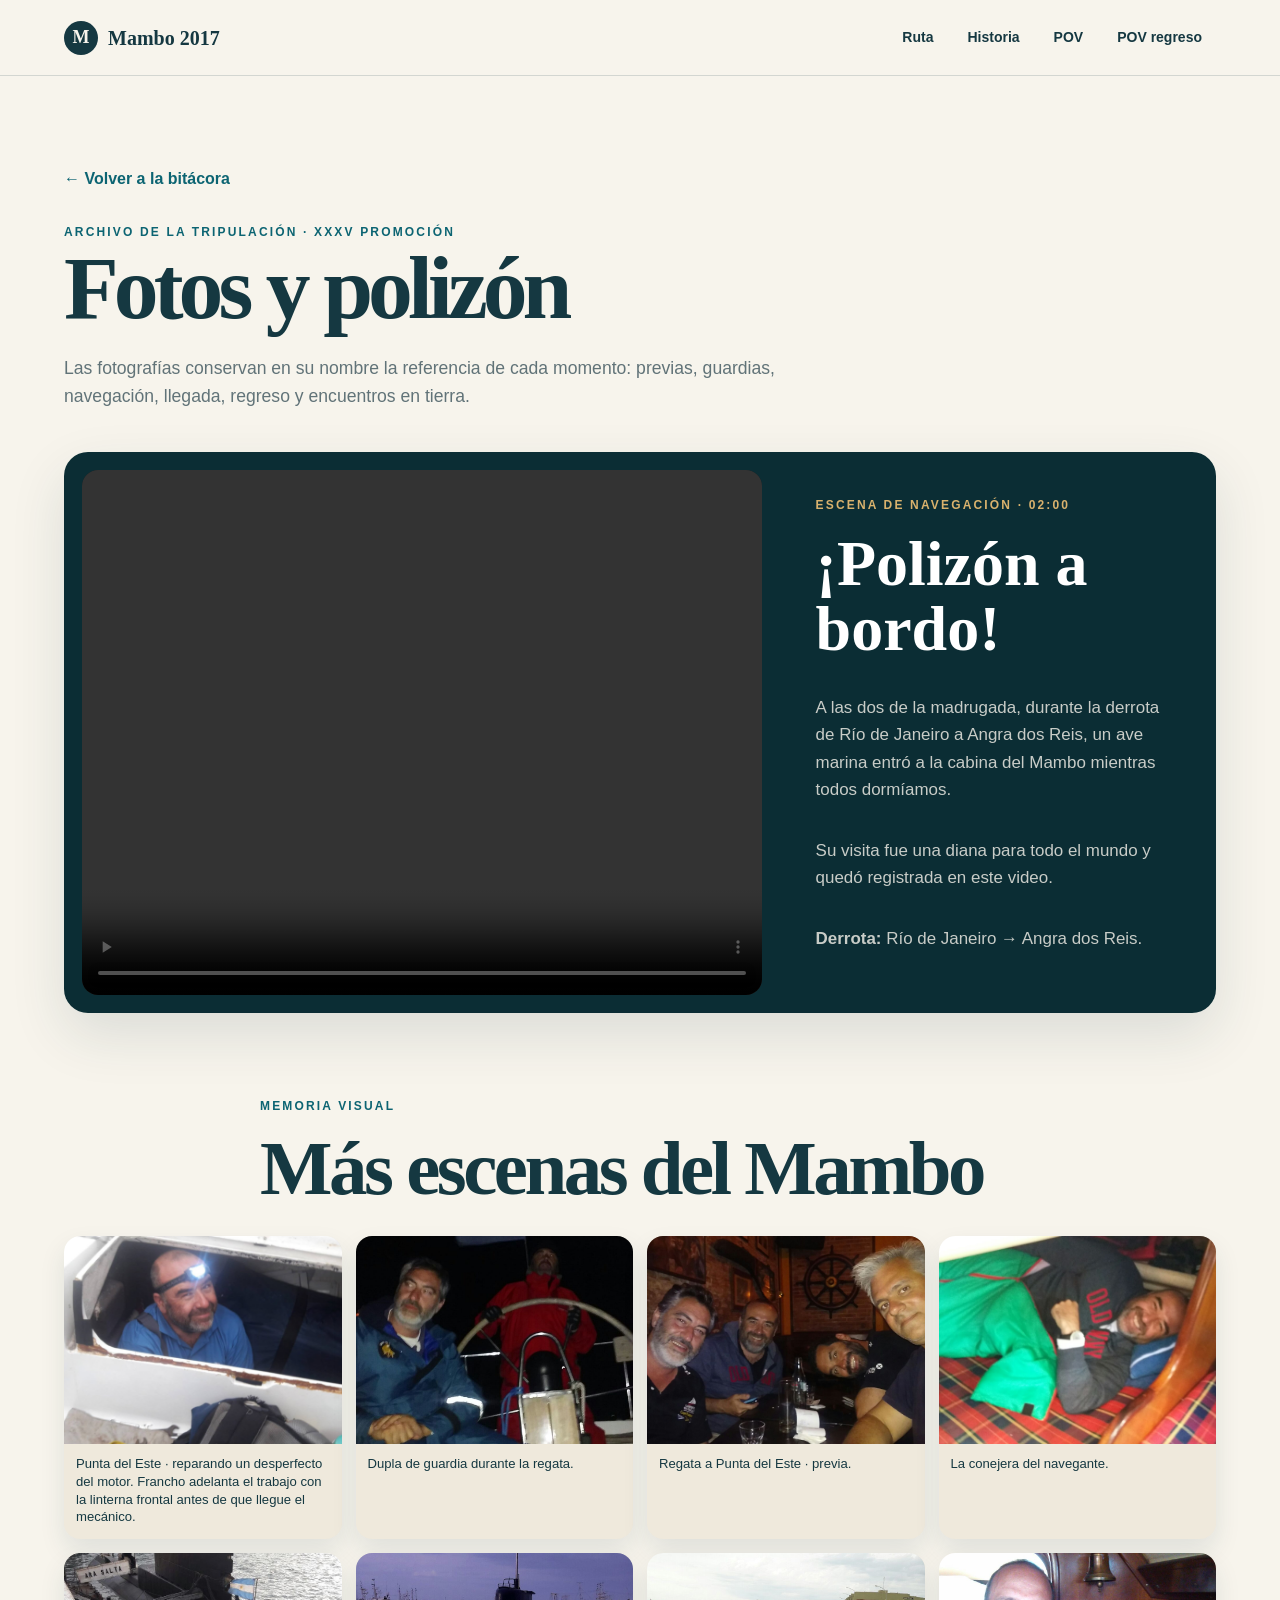
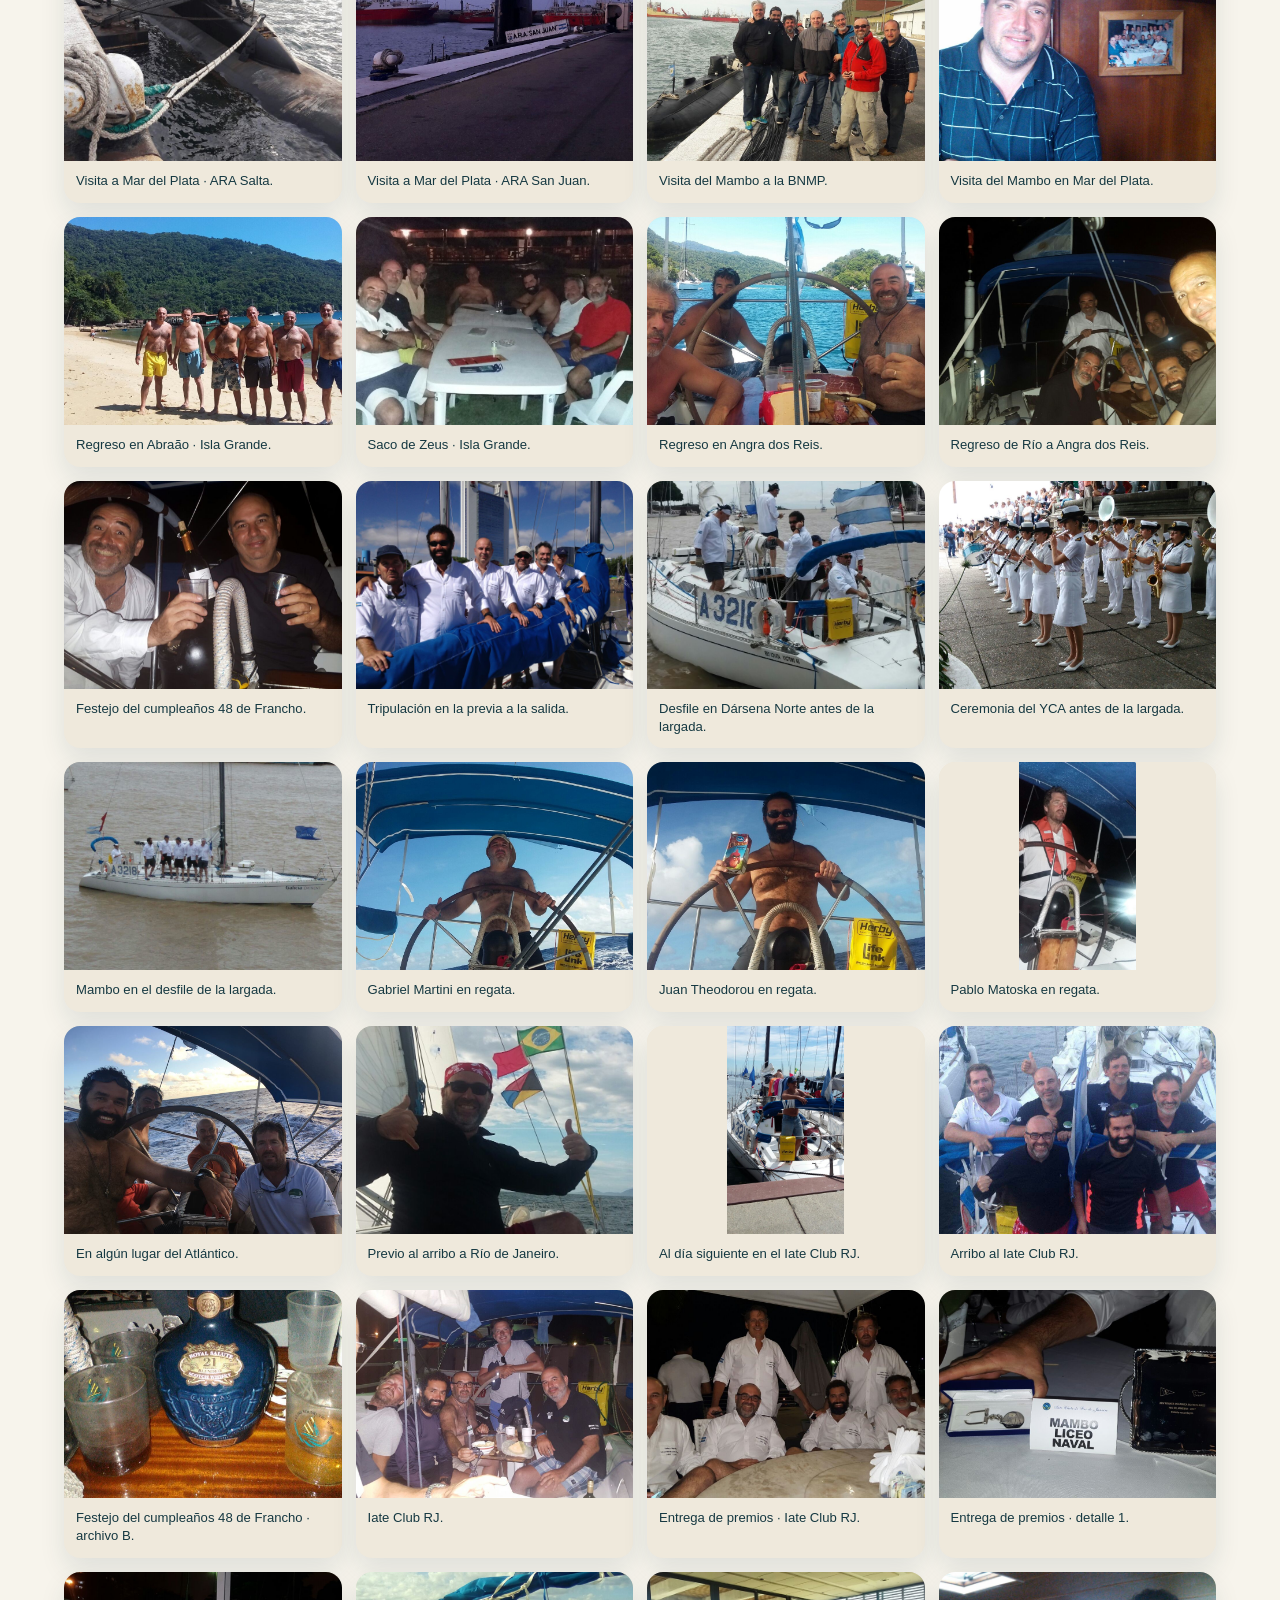
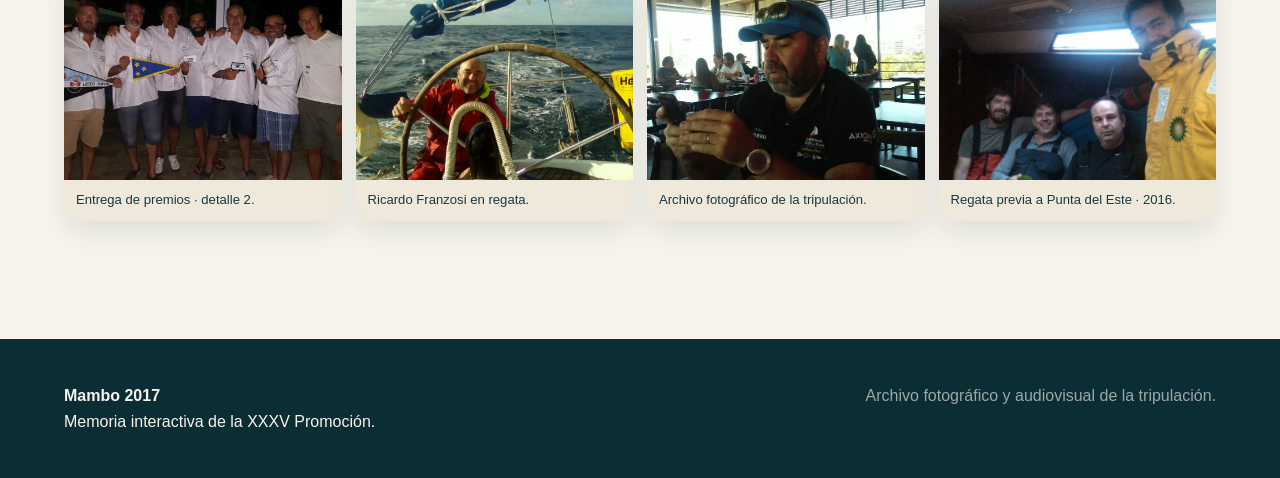
<file: fotos.html>
<!doctype html>
<html lang="es">
<head>
  <meta charset="utf-8">
  <meta name="viewport" content="width=device-width, initial-scale=1">
  <meta name="description" content="Archivo fotográfico y video de la tripulación del Mambo Liceo Naval en la Regata Buenos Aires–Río 2017.">
  <title>Fotos y polizón · Mambo 2017</title>
  <link rel="stylesheet" href="styles.css">
  <style>
    .media-page{max-width:1320px;margin:0 auto;padding:clamp(48px,7vw,92px) clamp(22px,5vw,76px)}
    .back{display:inline-block;margin-bottom:32px;color:var(--sea);font-weight:700;text-decoration:none}
    .media-page h1{max-width:850px;margin:0 0 20px;font-size:clamp(52px,7vw,104px)}
    .media-page .intro{max-width:780px;color:var(--muted);font-size:1.1rem}
    .featured{display:grid;grid-template-columns:minmax(0,1.25fr) minmax(280px,.75fr);gap:28px;align-items:stretch;margin:42px 0 84px;padding:18px;border-radius:24px;background:#0b2d34;color:#f7f4ec;box-shadow:var(--shadow)}
    .featured video{display:block;width:100%;height:100%;min-height:360px;object-fit:cover;border-radius:16px;background:#061c21}
    .featured-copy{display:flex;flex-direction:column;justify-content:center;padding:clamp(10px,2vw,28px)}
    .featured-copy .eyebrow{color:#d9b26d}.featured-copy h2{margin:16px 0;font-size:clamp(38px,5vw,68px);color:#fff}.featured-copy p{color:rgba(247,244,236,.8);font-size:1.06rem;line-height:1.6}
    .archive-gallery{display:grid;grid-template-columns:repeat(4,minmax(0,1fr));gap:14px}
    .archive-gallery figure{margin:0;overflow:hidden;border-radius:16px;background:var(--paper-2);box-shadow:0 12px 26px rgba(21,56,65,.1)}
    .archive-gallery img{display:block;width:100%;aspect-ratio:4/3;object-fit:cover} .archive-gallery img[src*="Pablo matosca en regata"],.archive-gallery img[src*="al dia siguiente en el IATE CLUB RJ"]{object-fit:contain;background:var(--paper-2)}.archive-gallery figcaption{padding:11px 12px 13px;color:var(--ink);font-size:.82rem;line-height:1.35}
    .section-heading{margin-bottom:28px}
    @media(max-width:980px){.featured{grid-template-columns:1fr}.archive-gallery{grid-template-columns:repeat(2,minmax(0,1fr))}}
    @media(max-width:620px){.archive-gallery{grid-template-columns:1fr}.featured video{min-height:240px}}
  </style>
</head>
<body>
  <a class="skip-link" href="#contenido">Saltar al contenido</a>
  <header class="site-header">
    <a class="brand" href="index.html" aria-label="Volver a Mambo 2017"><span class="brand-mark">M</span><span>Mambo 2017</span></a>
    <nav aria-label="Navegación principal"><a href="index.html#ruta">Ruta</a><a href="index.html#historia">Historia</a><a href="index.html#pov">POV</a><a href="pov-regreso.html">POV regreso</a></nav>
  </header>
  <main id="contenido" class="media-page">
    <a class="back" href="index.html">← Volver a la bitácora</a>
    <span class="eyebrow">ARCHIVO DE LA TRIPULACIÓN · XXXV PROMOCIÓN</span>
    <h1>Fotos y polizón</h1>
    <p class="intro">Las fotografías conservan en su nombre la referencia de cada momento: previas, guardias, navegación, llegada, regreso y encuentros en tierra.</p>
    <section aria-labelledby="polizon-title">
      <article class="featured">
        <video controls preload="metadata" playsinline aria-label="Ave marina que entra a la cabina del Mambo durante la navegación"><source src="Pajarraco en el Mambo.mp4" type="video/mp4">Tu navegador no puede reproducir este video.</video>
        <div class="featured-copy"><span class="eyebrow">ESCENA DE NAVEGACIÓN · 02:00</span><h2 id="polizon-title">¡Polizón a bordo!</h2><p>A las dos de la madrugada, durante la derrota de Río de Janeiro a Angra dos Reis, un ave marina entró a la cabina del Mambo mientras todos dormíamos.</p><p>Su visita fue una diana para todo el mundo y quedó registrada en este video.</p><p><strong>Derrota:</strong> Río de Janeiro → Angra dos Reis.</p></div>
      </article>
    </section>
    <section aria-labelledby="galeria-title">
      <div class="section-heading"><span class="eyebrow">MEMORIA VISUAL</span><h2 id="galeria-title">Más escenas del Mambo</h2></div>
      <div class="archive-gallery">
        <figure><img src="reparando-desperfecto-motor-punta-del-este.jpeg" alt="Reparando un desperfecto del motor en Punta del Este." loading="lazy"><figcaption>Punta del Este · reparando un desperfecto del motor. Francho adelanta el trabajo con la linterna frontal antes de que llegue el mecánico.</figcaption></figure>
        <figure><img src="dupla de guardia de Regata.jpg" alt="Dupla de guardia durante la regata." loading="lazy"><figcaption>Dupla de guardia durante la regata.</figcaption></figure>
        <figure><img src="regata a Punta del este en una previa.jpg" alt="Regata a Punta del Este, previa." loading="lazy"><figcaption>Regata a Punta del Este · previa.</figcaption></figure>
        <figure><img src="la conejera del Navagante.JPG" alt="La conejera del navegante." loading="lazy"><figcaption>La conejera del navegante.</figcaption></figure>
        <figure><img src="visita del Mambo a MDQ ARA SALTA.jpg" alt="Visita del Mambo a Mar del Plata, ARA Salta." loading="lazy"><figcaption>Visita a Mar del Plata · ARA Salta.</figcaption></figure>
        <figure><img src="visita del Mambo a MDQ ARA SAN JUAN.jpg" alt="Visita del Mambo a Mar del Plata, ARA San Juan." loading="lazy"><figcaption>Visita a Mar del Plata · ARA San Juan.</figcaption></figure>
        <figure><img src="Visita del Mambo a BNMP.jpg" alt="Visita del Mambo a la BNMP." loading="lazy"><figcaption>Visita del Mambo a la BNMP.</figcaption></figure>
        <figure><img src="Visita del Mambo MDQ.jpg" alt="Visita del Mambo en Mar del Plata." loading="lazy"><figcaption>Visita del Mambo en Mar del Plata.</figcaption></figure>
        <figure><img src="Regraso en Abrao - Isla Grande.jpg" alt="Regreso en Abraão, Isla Grande." loading="lazy"><figcaption>Regreso en Abraão · Isla Grande.</figcaption></figure>
        <figure><img src="Saco de Zeus Isla Grande.jpg" alt="Saco de Zeus, Isla Grande." loading="lazy"><figcaption>Saco de Zeus · Isla Grande.</figcaption></figure>
        <figure><img src="Regreso Angra.jpg" alt="Regreso en Angra dos Reis." loading="lazy"><figcaption>Regreso en Angra dos Reis.</figcaption></figure>
        <figure><img src="regreso RJ - Angra.jpg" alt="Regreso de Río de Janeiro a Angra dos Reis." loading="lazy"><figcaption>Regreso de Río a Angra dos Reis.</figcaption></figure>
        <figure><img src="Festejo cumpleaños 48 Francho.jpg" alt="Festejo del cumpleaños 48 de Francho." loading="lazy"><figcaption>Festejo del cumpleaños 48 de Francho.</figcaption></figure>
        <figure><img src="tripulacion regata previa a la salida.jpg" alt="Tripulación en la previa a la salida." loading="lazy"><figcaption>Tripulación en la previa a la salida.</figcaption></figure>
        <figure><img src="desfile Darsena norte previo a la Largada.jpg" alt="Desfile en Dársena Norte antes de la largada." loading="lazy"><figcaption>Desfile en Dársena Norte antes de la largada.</figcaption></figure>
        <figure><img src="ceremonia YCA Largada regata.jpg" alt="Ceremonia del YCA antes de la largada." loading="lazy"><figcaption>Ceremonia del YCA antes de la largada.</figcaption></figure>
        <figure><img src="Mambo en el desfile largada.jpg" alt="Mambo en el desfile de la largada." loading="lazy"><figcaption>Mambo en el desfile de la largada.</figcaption></figure>
        <figure><img src="Gabriel Martini en Regata.jpg" alt="Gabriel Martini en regata." loading="lazy"><figcaption>Gabriel Martini en regata.</figcaption></figure>
        <figure><img src="Juan Theodorou en regata.jpg" alt="Juan Theodorou en regata." loading="lazy"><figcaption>Juan Theodorou en regata.</figcaption></figure>
        <figure><img src="Pablo matosca en regata.jpg" alt="Pablo Matoska en regata." loading="lazy"><figcaption>Pablo Matoska en regata.</figcaption></figure>
        <figure><img src="en algun lugar del atalntico.jpg" alt="En algún lugar del Atlántico." loading="lazy"><figcaption>En algún lugar del Atlántico.</figcaption></figure>
        <figure><img src="previa al arribo a RIO de Janeiro.jpg" alt="Previo al arribo a Río de Janeiro." loading="lazy"><figcaption>Previo al arribo a Río de Janeiro.</figcaption></figure>
        <figure><img src="al dia siguiente en el IATE CLUB RJ.jpg" alt="Al día siguiente en el Iate Club de Río de Janeiro." loading="lazy"><figcaption>Al día siguiente en el Iate Club RJ.</figcaption></figure>
        <figure><img src="Arribo al Iate Club RJ.jpg" alt="Arribo al Iate Club de Río de Janeiro." loading="lazy"><figcaption>Arribo al Iate Club RJ.</figcaption></figure>
        <figure><img src="Festejo cumpleaños 48 Francho B.jpg" alt="Festejo del cumpleaños 48 de Francho, archivo B." loading="lazy"><figcaption>Festejo del cumpleaños 48 de Francho · archivo B.</figcaption></figure>
        <figure><img src="Iate club RJ.jpg" alt="Iate Club de Río de Janeiro." loading="lazy"><figcaption>Iate Club RJ.</figcaption></figure>
        <figure><img src="Ceremonia entrega de premios Iate club RJ.jpg" alt="Ceremonia de entrega de premios en el Iate Club de Río." loading="lazy"><figcaption>Entrega de premios · Iate Club RJ.</figcaption></figure>
        <figure><img src="Ceremonia entrega de premios Iate club RJ 1.jpg" alt="Detalle de la ceremonia de entrega de premios, uno." loading="lazy"><figcaption>Entrega de premios · detalle 1.</figcaption></figure>
        <figure><img src="Ceremonia entrega de premios Iate club RJ 2.jpg" alt="Detalle de la ceremonia de entrega de premios, dos." loading="lazy"><figcaption>Entrega de premios · detalle 2.</figcaption></figure>
        <figure><img src="Ricardo Franzosi en regata.jpg" alt="Ricardo Franzosi en regata." loading="lazy"><figcaption>Ricardo Franzosi en regata.</figcaption></figure>
        <figure><img src="IMG-20151203-WA0004.jpg" alt="Archivo fotográfico de la tripulación." loading="lazy"><figcaption>Archivo fotográfico de la tripulación.</figcaption></figure>
        <figure><img src="regata previa a Punta del  2016.JPG" alt="Regata previa a Punta del Este, 2016." loading="lazy"><figcaption>Regata previa a Punta del Este · 2016.</figcaption></figure>
      </div>
    </section>
  </main>
  <footer><div><strong>Mambo 2017</strong><br><span>Memoria interactiva de la XXXV Promoción.</span></div><p>Archivo fotográfico y audiovisual de la tripulación.</p></footer>
</body>
</html>
</file>
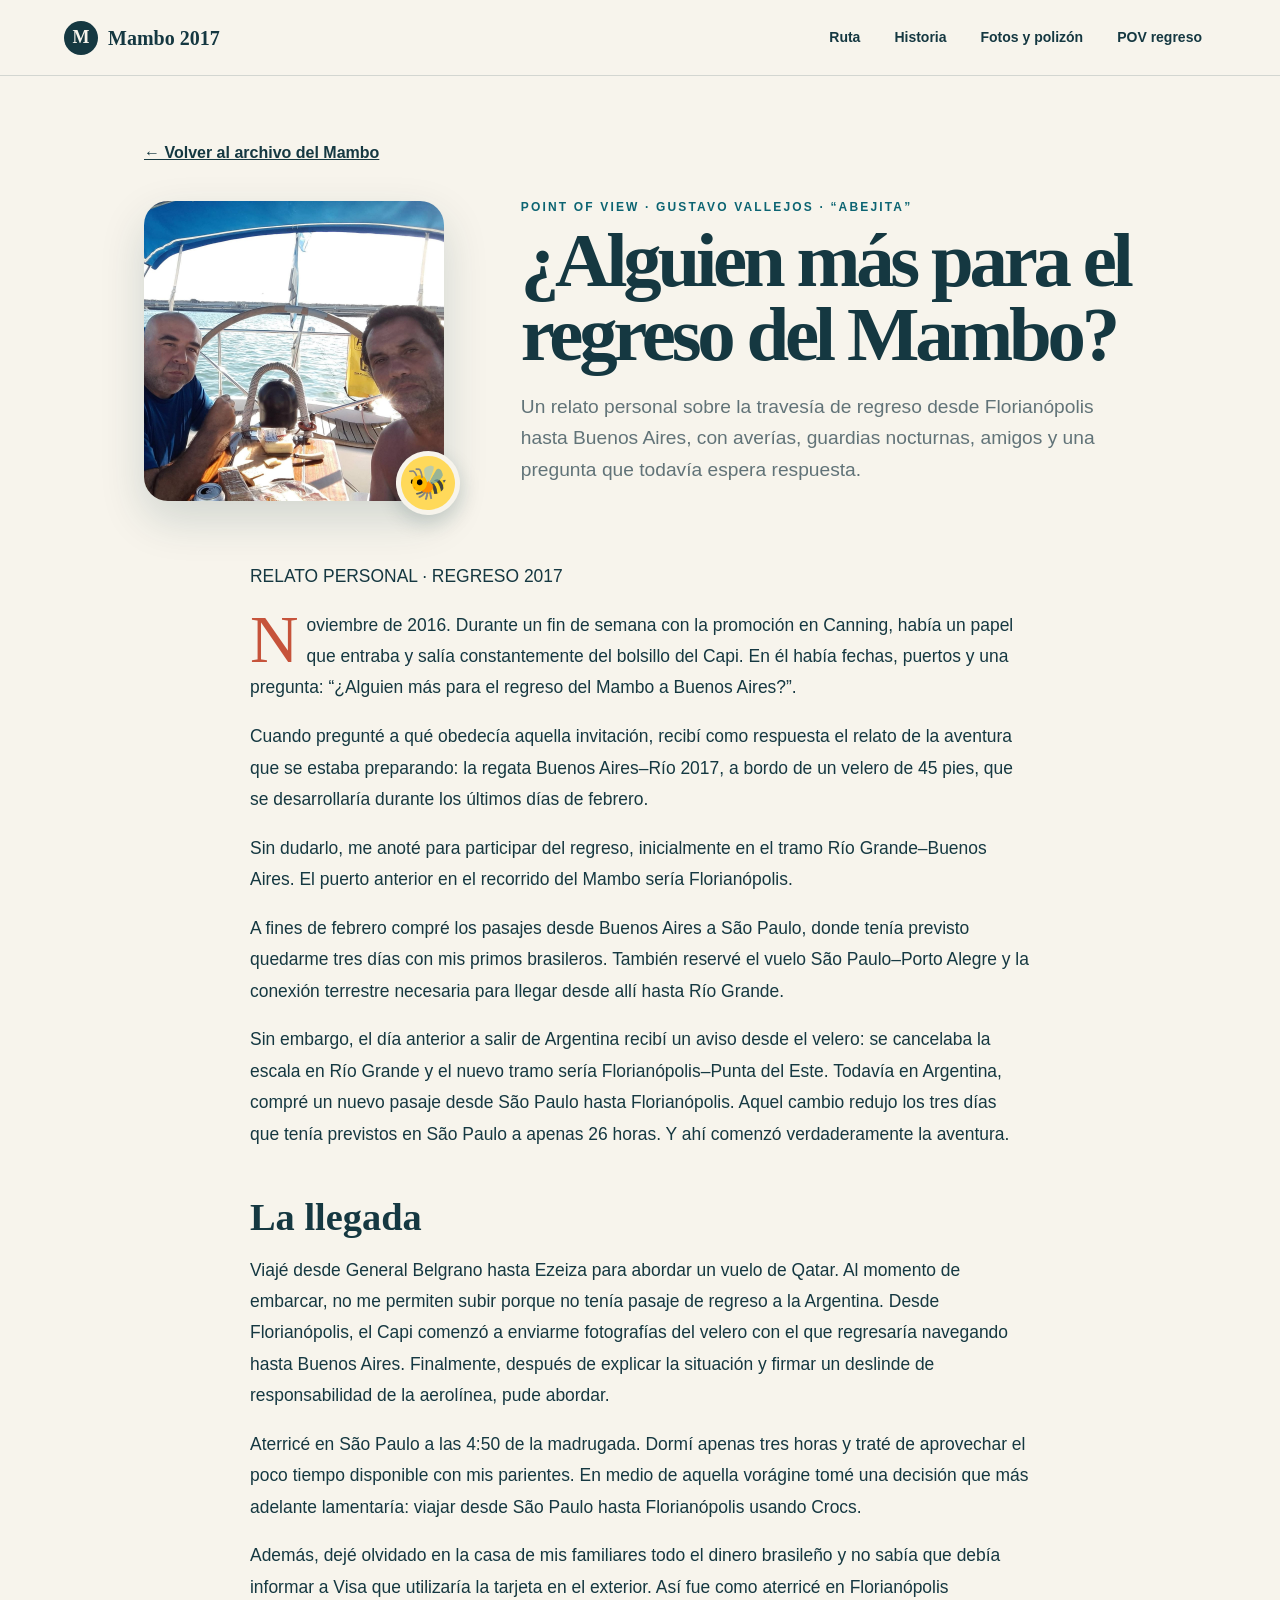
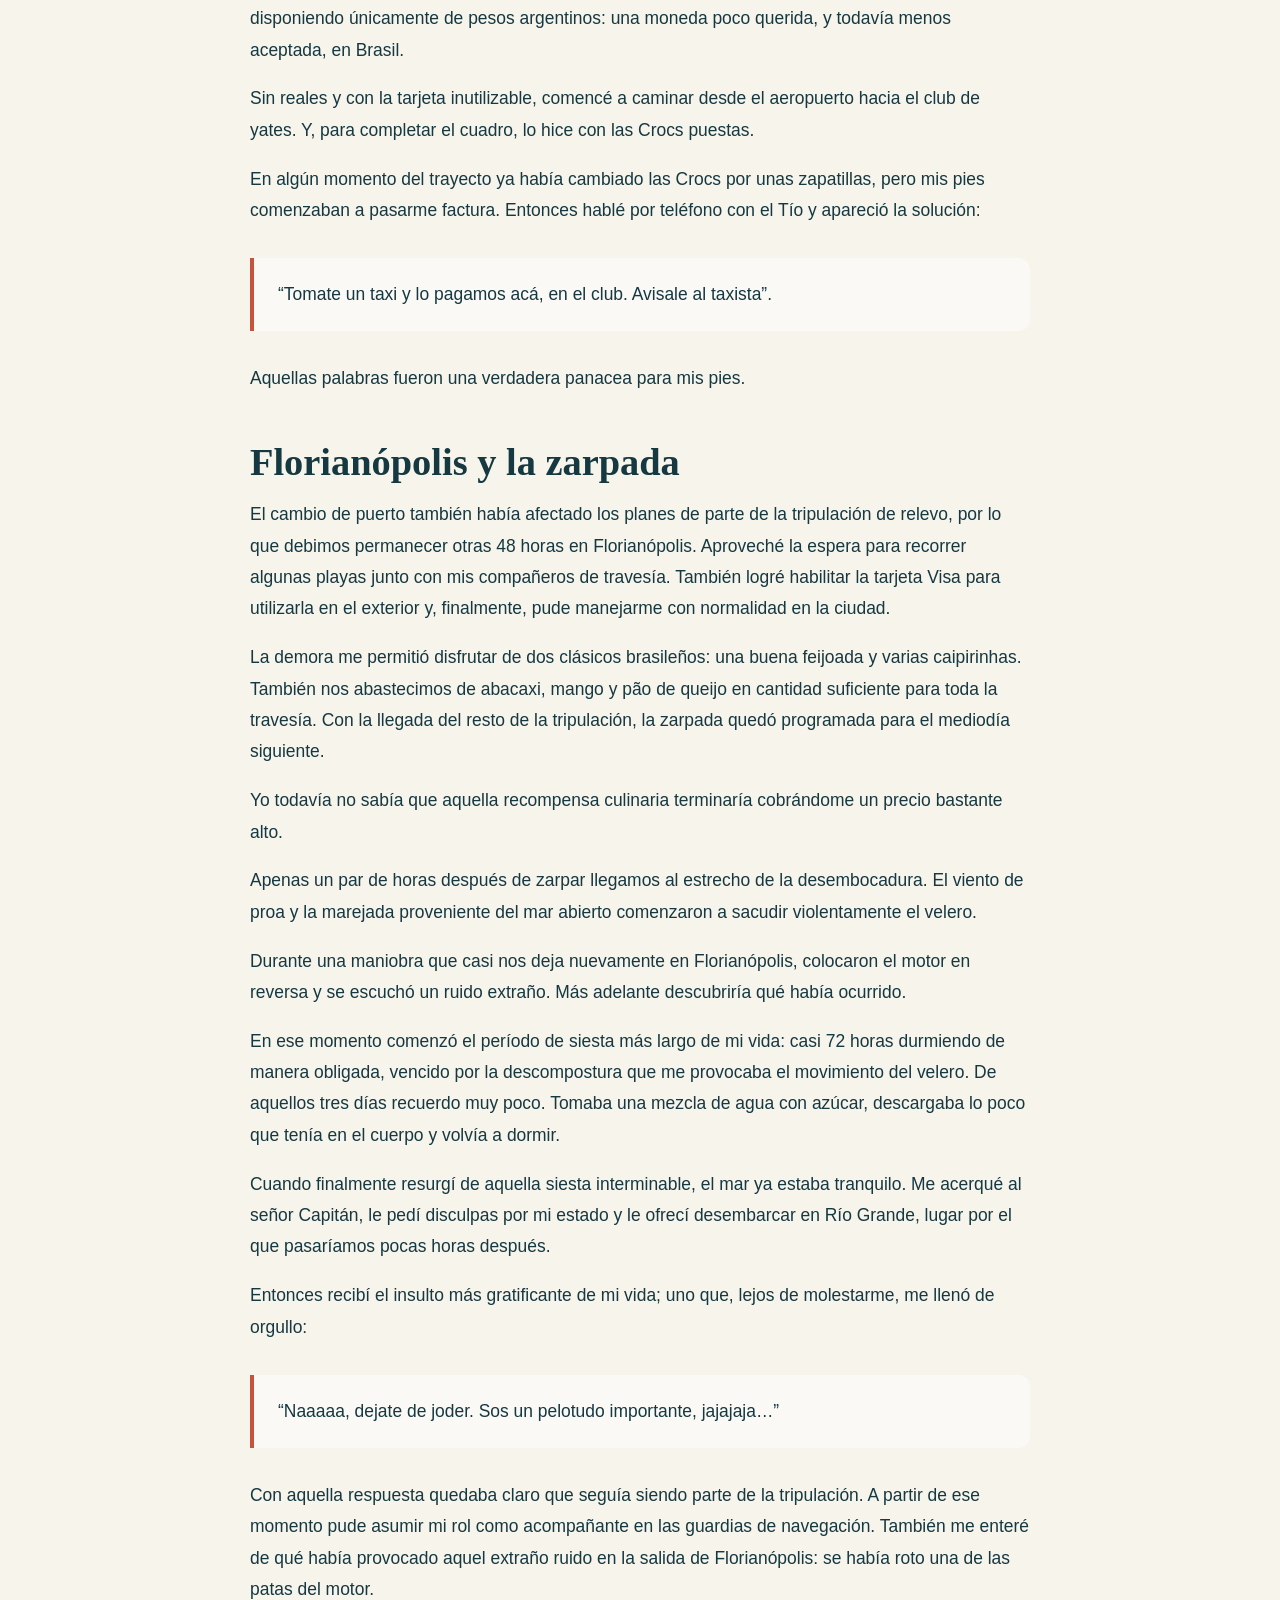
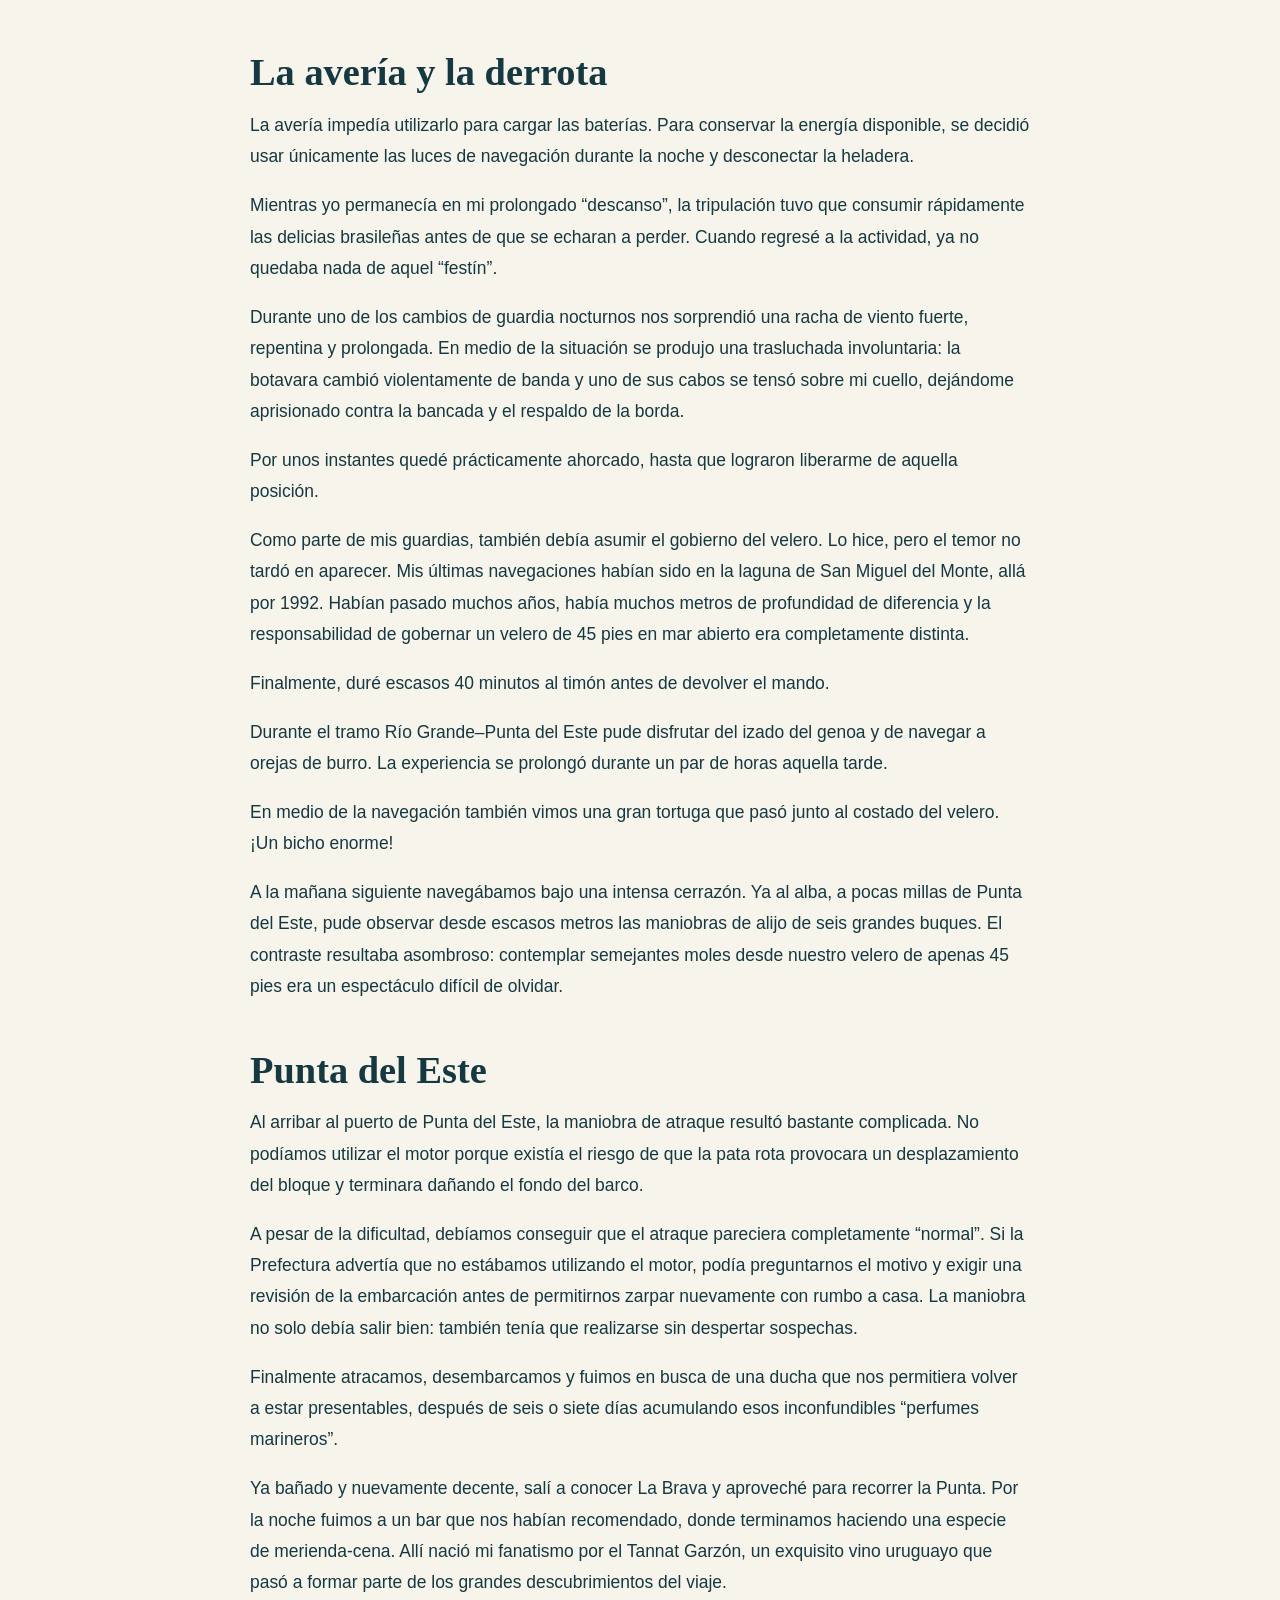
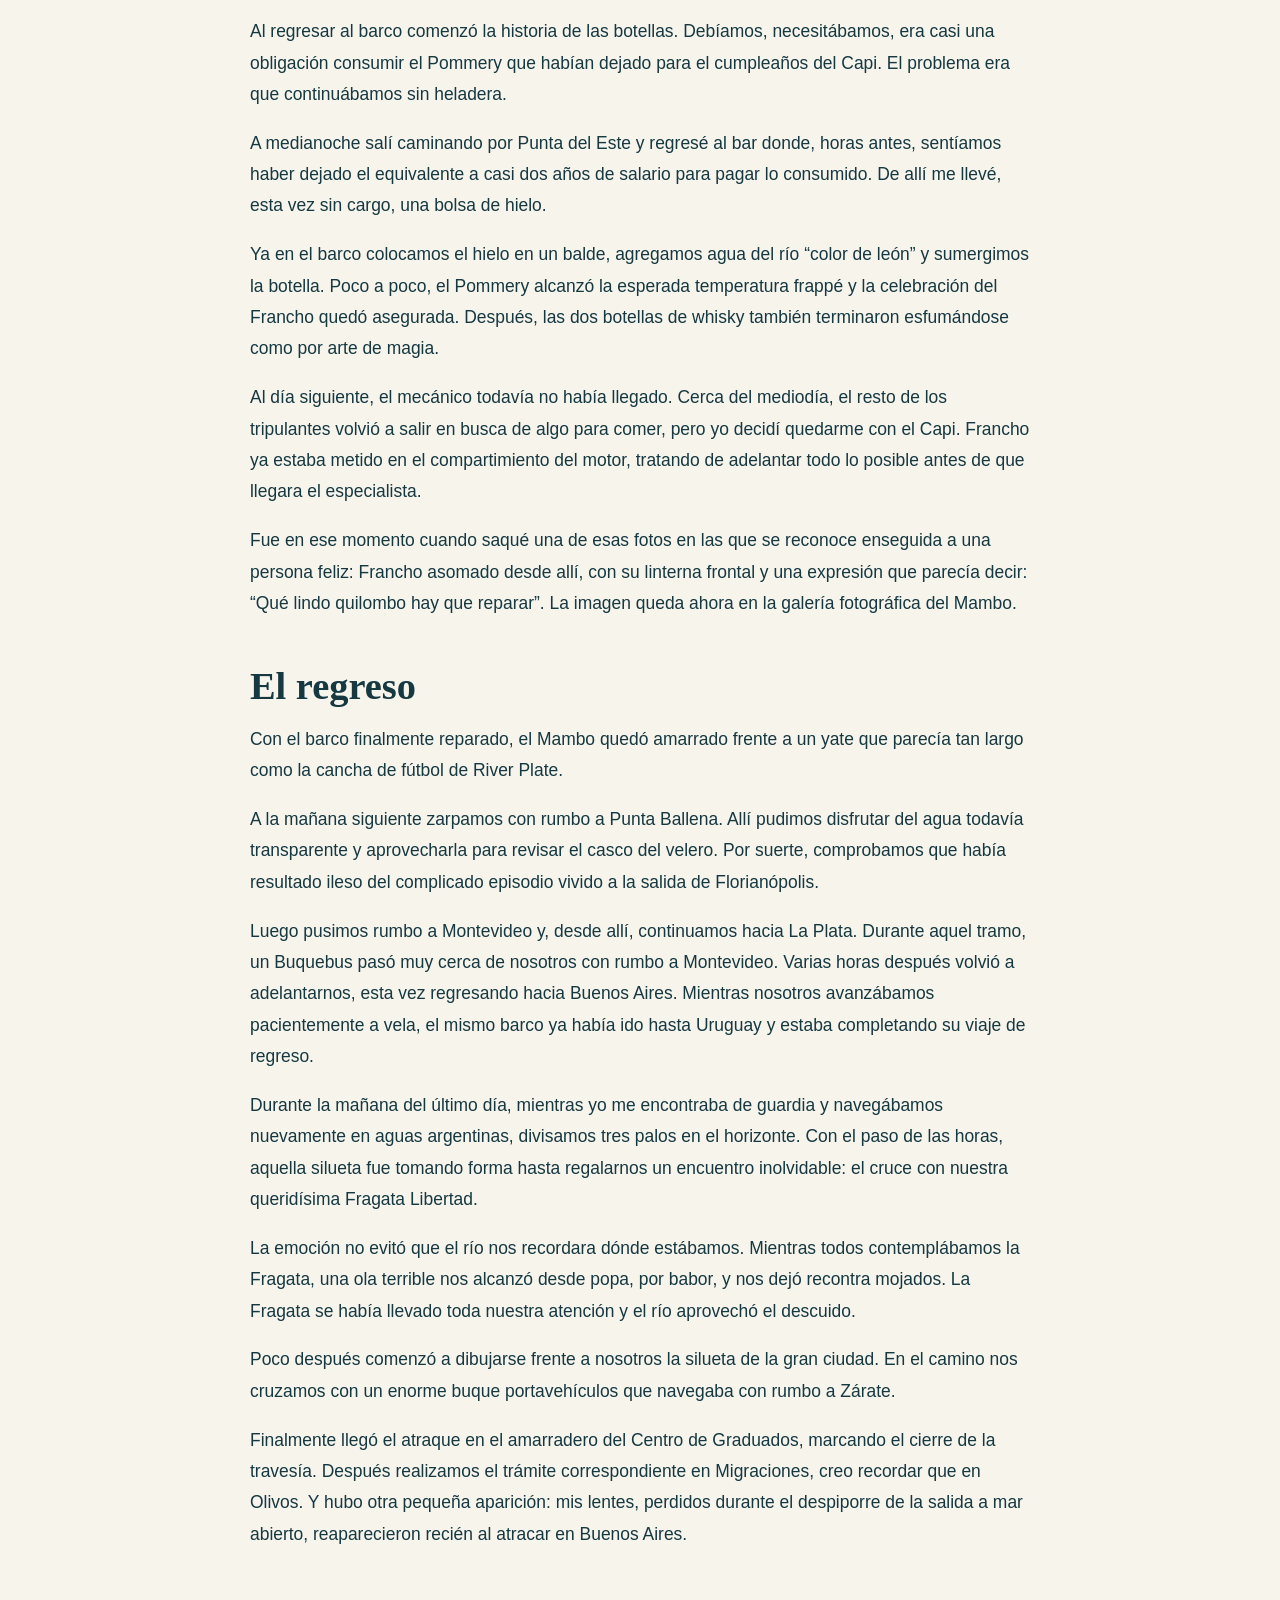
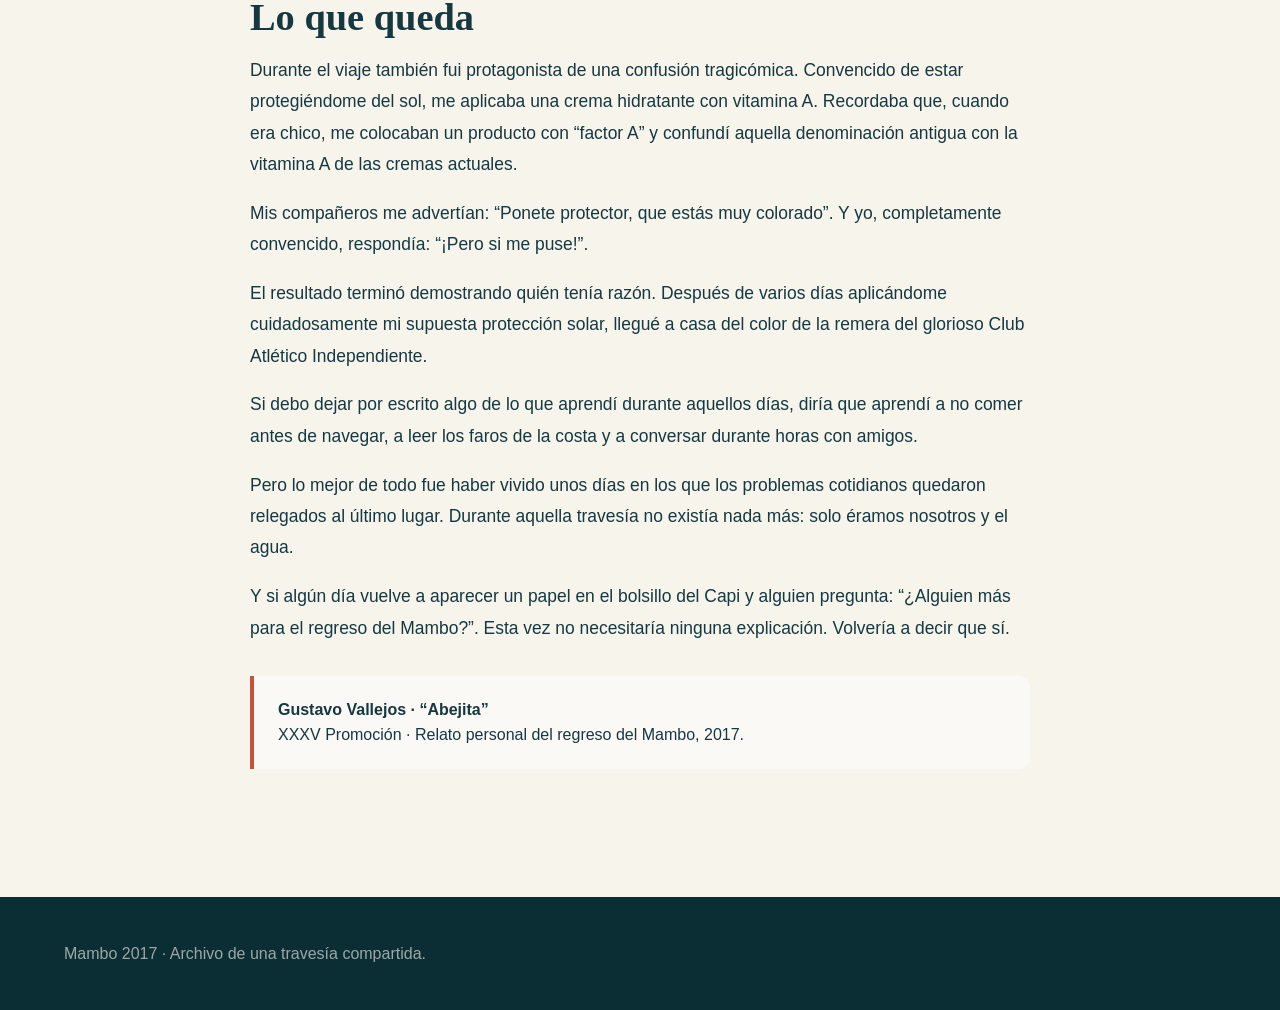
<file: pov-regreso.html>
<!doctype html>
<html lang="es">
<head>
  <meta charset="utf-8">
  <meta name="viewport" content="width=device-width, initial-scale=1">
  <title>¿Alguien más para el regreso del Mambo? · Mambo 2017</title>
  <meta name="description" content="Relato personal de Gustavo Vallejos, “Abejita”, sobre el regreso del Mambo desde Florianópolis a Buenos Aires.">
  <link rel="stylesheet" href="styles.css">
  <style>
    .return-pov{max-width:1120px;margin:0 auto;padding:clamp(2rem,5vw,5rem) 5vw 6rem}
    .return-pov .back-link{display:inline-block;margin-bottom:2rem;color:var(--ink);font-weight:700}
    .return-head{display:grid;grid-template-columns:minmax(220px,300px) 1fr;gap:clamp(2rem,6vw,5rem);align-items:center;margin-bottom:3.5rem}
    .return-author{position:relative}
    .return-author img{display:block;width:100%;aspect-ratio:1/1;object-fit:cover;object-position:right center;border-radius:24px;box-shadow:0 18px 45px rgba(13,53,60,.16)}
    .bee-portrait{display:grid;place-items:center;width:100%;aspect-ratio:1/1;border-radius:24px;background:linear-gradient(145deg,#ffe99a,#f6bd3c);font-size:clamp(7rem,18vw,12rem);box-shadow:0 18px 45px rgba(13,53,60,.16)}
    .bee-sticker{position:absolute;right:-16px;bottom:-14px;display:grid;place-items:center;width:64px;height:64px;border-radius:50%;background:#ffd95a;border:5px solid var(--paper);font-size:2rem;box-shadow:0 8px 20px rgba(13,53,60,.18);transform:rotate(-8deg)}
    .return-head h1{max-width:760px;margin:.45rem 0 1rem;font-size:clamp(2.6rem,6vw,5.8rem);line-height:.96}
    .return-head .dek{max-width:650px;font-size:1.2rem;line-height:1.65;color:var(--muted)}
    .return-article{max-width:780px;margin:0 auto}
    .return-article h2{margin:3rem 0 .8rem;font-size:clamp(1.8rem,3vw,2.7rem)}
    .return-article p{font-size:1.09rem;line-height:1.8;color:var(--ink)}
    .return-article .dropcap:first-letter{font-size:4.2rem;line-height:.8;float:left;padding:.2rem .5rem 0 0;font-family:Georgia,serif;color:var(--accent)}
    .return-article figure{margin:2.6rem 0}
    .return-article figure img{display:block;width:100%;max-height:620px;object-fit:cover;border-radius:18px}
    .return-article figcaption{margin-top:.65rem;color:var(--muted);font-size:.9rem}
    .return-note{padding:1.3rem 1.5rem;margin:2rem 0;border-left:4px solid var(--accent);background:rgba(255,255,255,.45);border-radius:0 12px 12px 0}
    @media(max-width:760px){.return-head{grid-template-columns:1fr}.return-author{max-width:270px}.return-head h1{font-size:3rem}}
  </style>
</head>
<body>
  <header class="site-header">
    <a class="brand" href="index.html"><span class="brand-mark">M</span><span>Mambo 2017</span></a>
    <nav aria-label="Navegación principal">
      <a href="index.html#ruta">Ruta</a>
      <a href="index.html#historia">Historia</a>
      <a href="fotos.html">Fotos y polizón</a>
      <a href="pov-regreso.html" aria-current="page">POV regreso</a>
    </nav>
  </header>
  <main class="return-pov">
    <a class="back-link" href="index.html#pov">← Volver al archivo del Mambo</a>
    <section class="return-head" aria-labelledby="return-title">
      <div class="return-author bee-author">
        <img src="gustavo-vallejos.jpeg" alt="Gustavo Vallejos, “Abejita”" loading="eager">
        <span class="bee-sticker" title="Abejita" aria-label="Sticker de abeja">🐝</span>
      </div>
      <div>
        <span class="eyebrow">POINT OF VIEW · GUSTAVO VALLEJOS · “ABEJITA”</span>
        <h1 id="return-title">¿Alguien más para el regreso del Mambo?</h1>
        <p class="dek">Un relato personal sobre la travesía de regreso desde Florianópolis hasta Buenos Aires, con averías, guardias nocturnas, amigos y una pregunta que todavía espera respuesta.</p>
      </div>
    </section>
    <article class="return-article">
      <p class="chapter-kicker">RELATO PERSONAL · REGRESO 2017</p>
      <p class="dropcap">Noviembre de 2016. Durante un fin de semana con la promoción en Canning, había un papel que entraba y salía constantemente del bolsillo del Capi. En él había fechas, puertos y una pregunta: “¿Alguien más para el regreso del Mambo a Buenos Aires?”.</p>
      <p>Cuando pregunté a qué obedecía aquella invitación, recibí como respuesta el relato de la aventura que se estaba preparando: la regata Buenos Aires–Río 2017, a bordo de un velero de 45 pies, que se desarrollaría durante los últimos días de febrero.</p>
      <p>Sin dudarlo, me anoté para participar del regreso, inicialmente en el tramo Río Grande–Buenos Aires. El puerto anterior en el recorrido del Mambo sería Florianópolis.</p>
      <p>A fines de febrero compré los pasajes desde Buenos Aires a São Paulo, donde tenía previsto quedarme tres días con mis primos brasileros. También reservé el vuelo São Paulo–Porto Alegre y la conexión terrestre necesaria para llegar desde allí hasta Río Grande.</p>
      <p>Sin embargo, el día anterior a salir de Argentina recibí un aviso desde el velero: se cancelaba la escala en Río Grande y el nuevo tramo sería Florianópolis–Punta del Este. Todavía en Argentina, compré un nuevo pasaje desde São Paulo hasta Florianópolis. Aquel cambio redujo los tres días que tenía previstos en São Paulo a apenas 26 horas. Y ahí comenzó verdaderamente la aventura.</p>

      <h2>La llegada</h2>
      <p>Viajé desde General Belgrano hasta Ezeiza para abordar un vuelo de Qatar. Al momento de embarcar, no me permiten subir porque no tenía pasaje de regreso a la Argentina. Desde Florianópolis, el Capi comenzó a enviarme fotografías del velero con el que regresaría navegando hasta Buenos Aires. Finalmente, después de explicar la situación y firmar un deslinde de responsabilidad de la aerolínea, pude abordar.</p>
      <p>Aterricé en São Paulo a las 4:50 de la madrugada. Dormí apenas tres horas y traté de aprovechar el poco tiempo disponible con mis parientes. En medio de aquella vorágine tomé una decisión que más adelante lamentaría: viajar desde São Paulo hasta Florianópolis usando Crocs.</p>
      <p>Además, dejé olvidado en la casa de mis familiares todo el dinero brasileño y no sabía que debía informar a Visa que utilizaría la tarjeta en el exterior. Así fue como aterricé en Florianópolis disponiendo únicamente de pesos argentinos: una moneda poco querida, y todavía menos aceptada, en Brasil.</p>
      <p>Sin reales y con la tarjeta inutilizable, comencé a caminar desde el aeropuerto hacia el club de yates. Y, para completar el cuadro, lo hice con las Crocs puestas.</p>
      <p>En algún momento del trayecto ya había cambiado las Crocs por unas zapatillas, pero mis pies comenzaban a pasarme factura. Entonces hablé por teléfono con el Tío y apareció la solución:</p>
      <p class="return-note">“Tomate un taxi y lo pagamos acá, en el club. Avisale al taxista”.</p>
      <p>Aquellas palabras fueron una verdadera panacea para mis pies.</p>

      <h2>Florianópolis y la zarpada</h2>
      <p>El cambio de puerto también había afectado los planes de parte de la tripulación de relevo, por lo que debimos permanecer otras 48 horas en Florianópolis. Aproveché la espera para recorrer algunas playas junto con mis compañeros de travesía. También logré habilitar la tarjeta Visa para utilizarla en el exterior y, finalmente, pude manejarme con normalidad en la ciudad.</p>
      <p>La demora me permitió disfrutar de dos clásicos brasileños: una buena feijoada y varias caipirinhas. También nos abastecimos de abacaxi, mango y pão de queijo en cantidad suficiente para toda la travesía. Con la llegada del resto de la tripulación, la zarpada quedó programada para el mediodía siguiente.</p>
      <p>Yo todavía no sabía que aquella recompensa culinaria terminaría cobrándome un precio bastante alto.</p>
      <p>Apenas un par de horas después de zarpar llegamos al estrecho de la desembocadura. El viento de proa y la marejada proveniente del mar abierto comenzaron a sacudir violentamente el velero.</p>
      <p>Durante una maniobra que casi nos deja nuevamente en Florianópolis, colocaron el motor en reversa y se escuchó un ruido extraño. Más adelante descubriría qué había ocurrido.</p>
      <p>En ese momento comenzó el período de siesta más largo de mi vida: casi 72 horas durmiendo de manera obligada, vencido por la descompostura que me provocaba el movimiento del velero. De aquellos tres días recuerdo muy poco. Tomaba una mezcla de agua con azúcar, descargaba lo poco que tenía en el cuerpo y volvía a dormir.</p>
      <p>Cuando finalmente resurgí de aquella siesta interminable, el mar ya estaba tranquilo. Me acerqué al señor Capitán, le pedí disculpas por mi estado y le ofrecí desembarcar en Río Grande, lugar por el que pasaríamos pocas horas después.</p>
      <p>Entonces recibí el insulto más gratificante de mi vida; uno que, lejos de molestarme, me llenó de orgullo:</p>
      <p class="return-note">“Naaaaa, dejate de joder. Sos un pelotudo importante, jajajaja…”</p>
      <p>Con aquella respuesta quedaba claro que seguía siendo parte de la tripulación. A partir de ese momento pude asumir mi rol como acompañante en las guardias de navegación. También me enteré de qué había provocado aquel extraño ruido en la salida de Florianópolis: se había roto una de las patas del motor.</p>

      <h2>La avería y la derrota</h2>
      <p>La avería impedía utilizarlo para cargar las baterías. Para conservar la energía disponible, se decidió usar únicamente las luces de navegación durante la noche y desconectar la heladera.</p>
      <p>Mientras yo permanecía en mi prolongado “descanso”, la tripulación tuvo que consumir rápidamente las delicias brasileñas antes de que se echaran a perder. Cuando regresé a la actividad, ya no quedaba nada de aquel “festín”.</p>
      <p>Durante uno de los cambios de guardia nocturnos nos sorprendió una racha de viento fuerte, repentina y prolongada. En medio de la situación se produjo una trasluchada involuntaria: la botavara cambió violentamente de banda y uno de sus cabos se tensó sobre mi cuello, dejándome aprisionado contra la bancada y el respaldo de la borda.</p>
      <p>Por unos instantes quedé prácticamente ahorcado, hasta que lograron liberarme de aquella posición.</p>
      <p>Como parte de mis guardias, también debía asumir el gobierno del velero. Lo hice, pero el temor no tardó en aparecer. Mis últimas navegaciones habían sido en la laguna de San Miguel del Monte, allá por 1992. Habían pasado muchos años, había muchos metros de profundidad de diferencia y la responsabilidad de gobernar un velero de 45 pies en mar abierto era completamente distinta.</p>
      <p>Finalmente, duré escasos 40 minutos al timón antes de devolver el mando.</p>
      <p>Durante el tramo Río Grande–Punta del Este pude disfrutar del izado del genoa y de navegar a orejas de burro. La experiencia se prolongó durante un par de horas aquella tarde.</p>
      <p>En medio de la navegación también vimos una gran tortuga que pasó junto al costado del velero. ¡Un bicho enorme!</p>
      <p>A la mañana siguiente navegábamos bajo una intensa cerrazón. Ya al alba, a pocas millas de Punta del Este, pude observar desde escasos metros las maniobras de alijo de seis grandes buques. El contraste resultaba asombroso: contemplar semejantes moles desde nuestro velero de apenas 45 pies era un espectáculo difícil de olvidar.</p>

      <h2>Punta del Este</h2>
      <p>Al arribar al puerto de Punta del Este, la maniobra de atraque resultó bastante complicada. No podíamos utilizar el motor porque existía el riesgo de que la pata rota provocara un desplazamiento del bloque y terminara dañando el fondo del barco.</p>
      <p>A pesar de la dificultad, debíamos conseguir que el atraque pareciera completamente “normal”. Si la Prefectura advertía que no estábamos utilizando el motor, podía preguntarnos el motivo y exigir una revisión de la embarcación antes de permitirnos zarpar nuevamente con rumbo a casa. La maniobra no solo debía salir bien: también tenía que realizarse sin despertar sospechas.</p>
      <p>Finalmente atracamos, desembarcamos y fuimos en busca de una ducha que nos permitiera volver a estar presentables, después de seis o siete días acumulando esos inconfundibles “perfumes marineros”.</p>
      <p>Ya bañado y nuevamente decente, salí a conocer La Brava y aproveché para recorrer la Punta. Por la noche fuimos a un bar que nos habían recomendado, donde terminamos haciendo una especie de merienda-cena. Allí nació mi fanatismo por el Tannat Garzón, un exquisito vino uruguayo que pasó a formar parte de los grandes descubrimientos del viaje.</p>
      <p>Al regresar al barco comenzó la historia de las botellas. Debíamos, necesitábamos, era casi una obligación consumir el Pommery que habían dejado para el cumpleaños del Capi. El problema era que continuábamos sin heladera.</p>
      <p>A medianoche salí caminando por Punta del Este y regresé al bar donde, horas antes, sentíamos haber dejado el equivalente a casi dos años de salario para pagar lo consumido. De allí me llevé, esta vez sin cargo, una bolsa de hielo.</p>
      <p>Ya en el barco colocamos el hielo en un balde, agregamos agua del río “color de león” y sumergimos la botella. Poco a poco, el Pommery alcanzó la esperada temperatura frappé y la celebración del Francho quedó asegurada. Después, las dos botellas de whisky también terminaron esfumándose como por arte de magia.</p>
      <p>Al día siguiente, el mecánico todavía no había llegado. Cerca del mediodía, el resto de los tripulantes volvió a salir en busca de algo para comer, pero yo decidí quedarme con el Capi. Francho ya estaba metido en el compartimiento del motor, tratando de adelantar todo lo posible antes de que llegara el especialista.</p>
      <p>Fue en ese momento cuando saqué una de esas fotos en las que se reconoce enseguida a una persona feliz: Francho asomado desde allí, con su linterna frontal y una expresión que parecía decir: “Qué lindo quilombo hay que reparar”. La imagen queda ahora en la galería fotográfica del Mambo.</p>

      <h2>El regreso</h2>
      <p>Con el barco finalmente reparado, el Mambo quedó amarrado frente a un yate que parecía tan largo como la cancha de fútbol de River Plate.</p>
      <p>A la mañana siguiente zarpamos con rumbo a Punta Ballena. Allí pudimos disfrutar del agua todavía transparente y aprovecharla para revisar el casco del velero. Por suerte, comprobamos que había resultado ileso del complicado episodio vivido a la salida de Florianópolis.</p>
      <p>Luego pusimos rumbo a Montevideo y, desde allí, continuamos hacia La Plata. Durante aquel tramo, un Buquebus pasó muy cerca de nosotros con rumbo a Montevideo. Varias horas después volvió a adelantarnos, esta vez regresando hacia Buenos Aires. Mientras nosotros avanzábamos pacientemente a vela, el mismo barco ya había ido hasta Uruguay y estaba completando su viaje de regreso.</p>
      <p>Durante la mañana del último día, mientras yo me encontraba de guardia y navegábamos nuevamente en aguas argentinas, divisamos tres palos en el horizonte. Con el paso de las horas, aquella silueta fue tomando forma hasta regalarnos un encuentro inolvidable: el cruce con nuestra queridísima Fragata Libertad.</p>
      <p>La emoción no evitó que el río nos recordara dónde estábamos. Mientras todos contemplábamos la Fragata, una ola terrible nos alcanzó desde popa, por babor, y nos dejó recontra mojados. La Fragata se había llevado toda nuestra atención y el río aprovechó el descuido.</p>
      <p>Poco después comenzó a dibujarse frente a nosotros la silueta de la gran ciudad. En el camino nos cruzamos con un enorme buque portavehículos que navegaba con rumbo a Zárate.</p>
      <p>Finalmente llegó el atraque en el amarradero del Centro de Graduados, marcando el cierre de la travesía. Después realizamos el trámite correspondiente en Migraciones, creo recordar que en Olivos. Y hubo otra pequeña aparición: mis lentes, perdidos durante el despiporre de la salida a mar abierto, reaparecieron recién al atracar en Buenos Aires.</p>

      <h2>Lo que queda</h2>
      <p>Durante el viaje también fui protagonista de una confusión tragicómica. Convencido de estar protegiéndome del sol, me aplicaba una crema hidratante con vitamina A. Recordaba que, cuando era chico, me colocaban un producto con “factor A” y confundí aquella denominación antigua con la vitamina A de las cremas actuales.</p>
      <p>Mis compañeros me advertían: “Ponete protector, que estás muy colorado”. Y yo, completamente convencido, respondía: “¡Pero si me puse!”.</p>
      <p>El resultado terminó demostrando quién tenía razón. Después de varios días aplicándome cuidadosamente mi supuesta protección solar, llegué a casa del color de la remera del glorioso Club Atlético Independiente.</p>
      <p>Si debo dejar por escrito algo de lo que aprendí durante aquellos días, diría que aprendí a no comer antes de navegar, a leer los faros de la costa y a conversar durante horas con amigos.</p>
      <p>Pero lo mejor de todo fue haber vivido unos días en los que los problemas cotidianos quedaron relegados al último lugar. Durante aquella travesía no existía nada más: solo éramos nosotros y el agua.</p>
      <p>Y si algún día vuelve a aparecer un papel en el bolsillo del Capi y alguien pregunta: “¿Alguien más para el regreso del Mambo?”. Esta vez no necesitaría ninguna explicación. Volvería a decir que sí.</p>
      <div class="return-note"><strong>Gustavo Vallejos · “Abejita”</strong><br>XXXV Promoción · Relato personal del regreso del Mambo, 2017.</div>
    </article>
  </main>
  <footer class="site-footer">
    <p>Mambo 2017 · Archivo de una travesía compartida.</p>
  </footer>
</body>
</html>
</file>
<file: styles.css>
:root {
  --paper: #f7f4ec;
  --paper-2: #efe9dc;
  --ink: #153841;
  --muted: #617378;
  --sea: #0c6472;
  --sea-light: #bcd8d6;
  --accent: #c6533b;
  --gold: #c49a5a;
  --line: rgba(21, 56, 65, .16);
  --shadow: 0 22px 55px rgba(21, 56, 65, .12);
}

* { box-sizing: border-box; }
html { scroll-behavior: smooth; }

/* Leaflet esencial inline: evita que el mapa dependa de que el CSS CDN cargue. */
.leaflet-map-pane,.leaflet-tile,.leaflet-marker-icon,.leaflet-marker-shadow,.leaflet-tile-container,.leaflet-pane,.leaflet-overlay-pane,.leaflet-shadow-pane,.leaflet-marker-pane,.leaflet-tooltip-pane,.leaflet-popup-pane { position:absolute; left:0; top:0; }
.leaflet-container { overflow:hidden; font-family:Arial,Helvetica,sans-serif; font-size:12px; }
.leaflet-tile-pane { z-index:200; }
.leaflet-overlay-pane { z-index:400; }
.leaflet-shadow-pane { z-index:500; }
.leaflet-marker-pane { z-index:600; }
.leaflet-tooltip-pane { z-index:650; }
.leaflet-popup-pane { z-index:700; }
.leaflet-map-pane svg { z-index:200; }
.leaflet-tile-container { width:0; height:0; }
.leaflet-tile { visibility:inherit; }
.leaflet-marker-icon,.leaflet-marker-shadow { display:block; }
.leaflet-control { position:relative; z-index:800; pointer-events:auto; float:left; clear:both; }
.leaflet-top,.leaflet-bottom { position:absolute; z-index:1000; pointer-events:none; }
.leaflet-top { top:0; }.leaflet-bottom { bottom:0; }.leaflet-left { left:0; }.leaflet-right { right:0; }
.leaflet-top .leaflet-control { margin-top:10px; }.leaflet-bottom .leaflet-control { margin-bottom:10px; }.leaflet-left .leaflet-control { margin-left:10px; }.leaflet-right .leaflet-control { margin-right:10px; }
.leaflet-right .leaflet-control { float:right; }
.leaflet-control-zoom a { display:block; width:30px; height:30px; line-height:30px; text-align:center; text-decoration:none; color:#173d46; background:#fff; }
.leaflet-control-zoom a:first-child { border-radius:5px 5px 0 0; }.leaflet-control-zoom a:last-child { border-radius:0 0 5px 5px; border-top:1px solid #ddd; }

/* Fotos verticales: conservar el encuadre completo y los rostros visibles. */
html body .archive-gallery img[src*="Pablo matosca en regata"],
html body .archive-gallery img[src*="al dia siguiente en el IATE CLUB RJ"],
html body .campaign-gallery img[src*="Pablo matosca en regata"],
html body .campaign-gallery img[src*="al dia siguiente en el IATE CLUB RJ"] {
  object-fit: contain !important;
  background: var(--paper-2);
}

.leaflet-control-zoom { box-shadow:0 1px 5px rgba(0,0,0,.4); border-radius:5px; overflow:hidden; }
.leaflet-control-attribution { padding:0 5px; color:#333; background:rgba(255,255,255,.7); }
.leaflet-control-attribution a { color:inherit; }
body {
  margin: 0;
  background: var(--paper);
  color: var(--ink);
  font-family: Arial, Helvetica, sans-serif;
  line-height: 1.6;
}

a { color: inherit; }
button, input { font: inherit; }
button { color: inherit; }

.skip-link {
  position: fixed;
  top: 10px;
  left: 10px;
  z-index: 2000;
  transform: translateY(-150%);
  padding: 10px 14px;
  background: var(--ink);
  color: #fff;
  border-radius: 6px;
}
.skip-link:focus { transform: translateY(0); }

.site-header {
  min-height: 76px;
  padding: 0 clamp(22px, 5vw, 76px);
  display: flex;
  align-items: center;
  justify-content: space-between;
  gap: 24px;
  border-bottom: 1px solid var(--line);
  background: rgba(247, 244, 236, .95);
  position: sticky;
  top: 0;
  z-index: 1000;
  backdrop-filter: blur(12px);
}
.brand {
  display: inline-flex;
  align-items: center;
  gap: 10px;
  text-decoration: none;
  font-family: Georgia, 'Times New Roman', serif;
  font-size: 20px;
  font-weight: 700;
}
.brand-mark {
  display: grid;
  place-items: center;
  width: 34px;
  height: 34px;
  color: var(--paper);
  background: var(--ink);
  border-radius: 50%;
  font-size: 18px;
}
nav { display: flex; gap: 6px; }
nav a {
  padding: 10px 14px;
  border-radius: 999px;
  text-decoration: none;
  font-weight: 700;
  font-size: 14px;
}
nav a:hover, nav a:focus-visible { background: var(--paper-2); outline: none; }

.hero {
  min-height: calc(100vh - 76px);
  padding: clamp(64px, 9vw, 128px) clamp(22px, 5vw, 76px) 72px;
  display: grid;
  grid-template-columns: minmax(0, 1fr) minmax(280px, 390px);
  gap: clamp(34px, 5vw, 72px);
  align-items: center;
  max-width: 1600px;
  margin: 0 auto;
}
.eyebrow {
  display: block;
  color: var(--sea);
  font-size: 12px;
  font-weight: 800;
  letter-spacing: .18em;
  text-transform: uppercase;
}
h1, h2, h3 { font-family: Georgia, 'Times New Roman', serif; line-height: 1.02; }
h1 {
  margin: 24px 0 22px;
  font-size: clamp(64px, 8.2vw, 132px);
  letter-spacing: -.055em;
  font-weight: 700;
}
.hero-title-row { display: flex; align-items: flex-start; gap: 18px; }
.hero-title-row h1 { margin-bottom: 22px; }
.hero-regata-icon {
  width: clamp(72px, 9vw, 128px);
  height: clamp(72px, 9vw, 128px);
  margin-top: 24px;
  flex: 0 0 auto;
  object-fit: contain;
  border-radius: 50%;
  background: #fff;
  border: 1px solid rgba(21, 56, 65, .16);
  box-shadow: 0 10px 24px rgba(21, 56, 65, .16);
}
.lead { max-width: 680px; color: var(--muted); font-size: clamp(18px, 1.7vw, 25px); }
.hero-actions { display: flex; gap: 12px; margin: 34px 0 42px; flex-wrap: wrap; }
.button {
  display: inline-flex;
  justify-content: center;
  align-items: center;
  min-height: 46px;
  padding: 0 20px;
  border: 1px solid var(--line);
  border-radius: 999px;
  text-decoration: none;
  font-weight: 800;
  cursor: pointer;
  background: transparent;
}
.button.primary { background: var(--accent); border-color: var(--accent); color: #fff; }
.button.ghost { background: transparent; border-color: rgba(21, 56, 65, .34); }
.button.dark { background: var(--ink); color: #fff; border-color: var(--ink); }
.button:hover, .button:focus-visible { transform: translateY(-1px); box-shadow: 0 8px 20px rgba(21, 56, 65, .12); outline: none; }
.button:disabled { opacity: .4; cursor: not-allowed; transform: none; box-shadow: none; }

.hero-facts {
  display: grid;
  grid-template-columns: repeat(3, 1fr);
  gap: 18px;
  margin: 0;
  padding-top: 28px;
  border-top: 1px solid var(--line);
}
.hero-facts div { min-width: 0; }
.hero-facts dt { font-family: Georgia, serif; font-weight: 700; font-size: 22px; }
.hero-facts dd { margin: 4px 0 0; color: var(--muted); font-size: 13px; }
.hero-visual { position: relative; }
.hero-visual svg { display: block; width: 100%; max-height: 680px; filter: var(--shadow); }
.hero-photo { width: min(100%, 380px); min-height: 0; margin-top: 8px; overflow: visible; border-radius: 22px; background: transparent; }
.hero-photo > img { width: 100%; height: 100%; min-height: 250px; display: block; object-fit: cover; object-position: left center; transform: scale(1.35); transform-origin: left center; }
.hero-photo > img:first-of-type { display: none; }
.hero-photo > img.hero-crew-image { display: block; min-height: 380px; object-fit: cover; object-position: center center; transform: scale(1.01); transform-origin: center center; border-radius: 22px; box-shadow: var(--shadow); }
.photo-stamp { position: static; display: flex; flex-direction: column; gap: 4px; padding: 14px 4px 0; color: var(--ink); background: transparent; }
.photo-stamp span { color: var(--accent); font-size: 11px; font-weight: 900; letter-spacing: .16em; }
.photo-stamp strong { font-family: Georgia, 'Times New Roman', serif; font-size: 28px; line-height: 1; }
.photo-stamp small { color: var(--muted); font-size: 13px; }
.visual-caption {
  position: absolute;
  left: 28px;
  bottom: 24px;
  padding: 8px 12px;
  color: #fff;
  background: rgba(21, 56, 65, .84);
  border-radius: 4px;
  font-weight: 700;
  font-size: 13px;
}

.map-section, .track-video-section, .story-section, .pov-section, .archive-section, .continuation-section {
  padding: clamp(84px, 10vw, 150px) clamp(22px, 5vw, 76px);
}
.map-section { background: #e9efeb; }
.track-video-section { background: var(--paper); }
.track-video-card { max-width: 1120px; margin: 0 auto; display: grid; grid-template-columns: 1.45fr .75fr; }
.track-video-card .video-frame { min-width: 0; }
.track-video-card .archive-copy { display: flex; flex-direction: column; justify-content: center; }
.section-heading { max-width: 760px; margin: 0 auto 48px; }
.section-heading.wide {
  max-width: 1450px;
  display: grid;
  grid-template-columns: 1fr 1fr;
  gap: 70px;
  align-items: end;
}
.section-heading h2 { margin: 14px 0 12px; font-size: clamp(44px, 6vw, 86px); letter-spacing: -.045em; }
.section-heading p { color: var(--muted); font-size: 18px; margin: 0; }

.map-shell {
  position: relative;
  max-width: 1450px;
  margin: 0 auto;
  min-height: 760px;
  border-radius: 28px;
  overflow: hidden;
  background: var(--sea-light);
  box-shadow: var(--shadow);
}
#map { position: absolute; inset: 0; z-index: 1; min-height: 0; background: var(--sea-light); }
.map-toolbar {
  position: absolute;
  z-index: 500;
  top: 20px;
  left: 20px;
  display: flex;
  gap: 4px;
  padding: 5px;
  border-radius: 999px;
  background: rgba(247, 244, 236, .94);
  box-shadow: 0 8px 24px rgba(21, 56, 65, .16);
}
.layer-button {
  border: 0;
  border-radius: 999px;
  padding: 9px 14px;
  background: transparent;
  cursor: pointer;
  font-size: 13px;
  font-weight: 800;
}
.layer-button.active { background: var(--ink); color: #fff; }
.map-panel {
  position: absolute;
  z-index: 500;
  right: 22px;
  bottom: 22px;
  width: min(390px, calc(100% - 44px));
  padding: 26px;
  color: var(--ink);
  background: rgba(247, 244, 236, .96);
  border-radius: 18px;
  box-shadow: 0 16px 44px rgba(21, 56, 65, .19);
}
.panel-kicker { color: var(--accent); font-size: 11px; font-weight: 900; letter-spacing: .16em; }
.map-panel h3 { margin: 8px 0 18px; font-size: 31px; }
.position-grid { display: grid; grid-template-columns: 1fr 1fr; gap: 10px; }
.position-grid div { padding: 12px; background: var(--paper-2); border-radius: 8px; }
.position-grid small { display: block; color: var(--muted); font-size: 11px; text-transform: uppercase; letter-spacing: .08em; }
.position-grid strong { display: block; margin-top: 3px; font-size: 14px; }
.map-panel p { color: var(--muted); margin: 16px 0; font-size: 14px; }
.player { display: grid; grid-template-columns: 42px 1fr; gap: 12px; align-items: center; }
.play-button { width: 42px; height: 42px; border: 0; border-radius: 50%; color: #fff; background: var(--accent); cursor: pointer; }
#trackRange { accent-color: var(--accent); width: 100%; }
.day-jumps { display: flex; flex-wrap: wrap; gap: 5px; margin-top: 12px; }
.day-jumps button { border: 1px solid var(--line); border-radius: 999px; padding: 4px 8px; background: transparent; font-size: 11px; cursor: pointer; }
.day-jumps button.active { background: var(--sea); color: #fff; border-color: var(--sea); }
.map-note { max-width: 1450px; margin: 18px auto 0; color: var(--muted); font-size: 13px; }
.nautical-icon {
  display: grid;
  place-items: center;
  width: 38px;
  height: 38px;
  border: 3px solid var(--paper);
  border-radius: 50% 50% 50% 10%;
  transform: rotate(-45deg);
  background: var(--ink);
  color: #fff;
  box-shadow: 0 6px 16px rgba(21, 56, 65, .25);
}
.nautical-icon span { transform: rotate(45deg); font-size: 11px; font-weight: 900; }
.boat-marker {
  width: 22px;
  height: 22px;
  border: 4px solid #fff;
  border-radius: 50%;
  background: var(--accent);
  box-shadow: 0 4px 12px rgba(21, 56, 65, .3);
}

.story-section { max-width: 1600px; margin: 0 auto; }
.story-grid { display: grid; grid-template-columns: repeat(2, minmax(0, 1fr)); gap: 18px; }
.story-card {
  min-height: 330px;
  padding: clamp(28px, 4vw, 52px);
  border: 1px solid var(--line);
  border-radius: 22px;
  background: rgba(255, 255, 255, .25);
  display: flex;
  flex-direction: column;
  align-items: flex-start;
}
.story-card.accent { background: var(--sea); color: #fff; }
.story-card > span, .archive-copy > span, .social-card > span, .source-card > span { color: var(--accent); font-size: 11px; font-weight: 900; letter-spacing: .15em; }
.story-card.accent > span { color: #f1ba9e; }
.story-card h3 { margin: 16px 0; font-size: 43px; }
.story-card p { color: var(--muted); margin: 0 0 28px; font-size: 17px; }
.story-card.accent p { color: rgba(255,255,255,.78); }
.story-card a, .text-button { margin-top: auto; font-weight: 800; text-underline-offset: 4px; }
.text-button { padding: 0; border: 0; background: none; color: inherit; cursor: pointer; text-align: left; }
.crew-card ul { columns: 2; gap: 28px; padding-left: 20px; color: var(--muted); }

.pov-section { background: var(--ink); color: var(--paper); }
.pov-heading p { color: rgba(247,244,236,.67); }
.pov-heading .eyebrow { color: #73b8be; }
.pov-author { display: flex; align-items: center; gap: 22px; margin-bottom: 22px; }
.pov-author img { width: 116px; height: 116px; flex: 0 0 auto; object-fit: cover; object-position: center top; border: 4px solid rgba(247,244,236,.22); border-radius: 50%; background: #e8e7e3; }
.pov-author h2 { margin: 12px 0 0; }
.pov-layout { max-width: 1320px; margin: 0 auto; display: grid; grid-template-columns: 290px 1fr; gap: 30px; align-items: start; }
.pov-nav { display: grid; gap: 8px; position: sticky; top: 102px; }
.pov-tab { padding: 15px 18px; border: 1px solid rgba(247,244,236,.15); border-radius: 8px; background: transparent; color: rgba(247,244,236,.6); text-align: left; cursor: pointer; }
.pov-tab.active { color: var(--paper); background: rgba(247,244,236,.1); border-color: rgba(247,244,236,.38); }
.pov-reader { min-height: 640px; padding: clamp(28px, 5vw, 72px); border-radius: 24px; background: var(--paper); color: var(--ink); outline: none; }
.pov-meta { display: flex; justify-content: space-between; gap: 18px; color: var(--accent); font-size: 11px; font-weight: 900; letter-spacing: .16em; text-transform: uppercase; }
.pov-reader h3 { margin: 20px 0 28px; max-width: 780px; font-size: clamp(40px, 5vw, 72px); letter-spacing: -.04em; }
.pov-text { max-width: 820px; color: #425e65; font-family: Georgia, 'Times New Roman', serif; font-size: 20px; line-height: 1.75; }
.pov-text p:first-child::first-letter { float: left; margin: 11px 10px 0 0; color: var(--accent); font-size: 74px; line-height: .65; }
.pov-actions { display: flex; justify-content: space-between; gap: 12px; margin-top: 42px; }

.archive-gallery { max-width: 1320px; margin: 0 auto 28px; display: grid; grid-template-columns: 1.18fr .92fr .92fr; gap: 18px; }
.archive-photo { position: relative; min-height: 370px; margin: 0; overflow: hidden; border-radius: 18px; background: #d9e3e3; }
.archive-photo img { width: 100%; height: 100%; min-height: 370px; display: block; object-fit: cover; }
.sail-photo img { object-position: left center; transform: scale(1.3); transform-origin: left center; }
.archive-illustration { min-height: 370px; height: 100%; display: flex; flex-direction: column; justify-content: center; gap: 14px; padding: 34px; color: var(--paper); background: radial-gradient(circle at 22% 18%, rgba(196,154,90,.35), transparent 26%), linear-gradient(145deg, #153841, #0b2d34 65%, #315f68); }
.archive-illustration span { color: #d2b174; font-size: 11px; font-weight: 900; letter-spacing: .18em; }
.archive-illustration strong { max-width: 300px; font-family: Georgia, 'Times New Roman', serif; font-size: clamp(40px, 5vw, 68px); line-height: .94; letter-spacing: -.05em; }
.archive-illustration small { max-width: 260px; color: rgba(247,244,236,.7); font-size: 14px; line-height: 1.4; }
.archive-photo figcaption { position: absolute; left: 0; right: 0; bottom: 0; padding: 44px 20px 18px; color: white; background: linear-gradient(transparent, rgba(7,32,38,.9)); font-size: 14px; line-height: 1.45; }
.return-photo img { object-position: center 38%; }
.video-photo img { object-position: center; }
.campaign-gallery-wrap { max-width: 1320px; margin: 56px auto 28px; }
.campaign-gallery-heading { max-width: 720px; margin-bottom: 24px; }
.campaign-gallery-heading .eyebrow { color: var(--accent); font-size: 11px; font-weight: 900; letter-spacing: .15em; }
.campaign-gallery-heading h3 { margin: 10px 0 8px; font-family: Georgia, 'Times New Roman', serif; font-size: clamp(32px, 4vw, 50px); letter-spacing: -.03em; }
.campaign-gallery-heading p { max-width: 620px; margin: 0; color: var(--muted); }
.campaign-gallery { display: grid; grid-template-columns: repeat(4, minmax(0, 1fr)); gap: 14px; }
.campaign-photo { position: relative; min-height: 220px; margin: 0; overflow: hidden; border-radius: 14px; background: #d9e3e3; }
.campaign-photo img { width: 100%; height: 100%; min-height: 220px; display: block; object-fit: cover; transition: transform .35s ease; }
.campaign-photo:hover img { transform: scale(1.04); }
.campaign-photo figcaption { position: absolute; left: 0; right: 0; bottom: 0; padding: 30px 12px 12px; color: #fff; background: linear-gradient(transparent, rgba(7,32,38,.9)); font-size: 12px; line-height: 1.35; }
.campaign-thanks { margin-top: 20px; padding: 18px 20px; border-left: 4px solid var(--accent); border-radius: 0 12px 12px 0; color: #3b555c; background: #fff8eb; line-height: 1.55; }
.attribution { max-width: 1320px; margin: 16px auto 0; color: rgba(247,244,236,.5); font-size: 13px; }

.archive-section { max-width: 1600px; margin: 0 auto; }
.archive-grid { display: grid; grid-template-columns: 1.35fr .75fr; gap: 18px; }
.video-card { grid-row: span 2; border: 1px solid var(--line); border-radius: 22px; overflow: hidden; background: #fff; }
.video-frame { aspect-ratio: 16 / 9; background: #000; }
.video-frame iframe { width: 100%; height: 100%; border: 0; }
.archive-copy, .social-card, .source-card { padding: 28px; }
.archive-copy h3, .social-card h3, .source-card h3 { margin: 12px 0; font-size: 32px; }
.archive-copy p, .social-card p { color: var(--muted); }
.social-card { border-radius: 22px; color: #fff; background: #315f9f; }
.social-card > span { color: #b9d5ff; }
.social-card p { color: rgba(255,255,255,.75); }
.social-badge { width: 42px; height: 42px; margin-bottom: 22px; display: grid; place-items: center; border-radius: 50%; background: #fff; color: #315f9f; font-family: Arial; font-weight: 900; font-size: 28px; }
.source-card { border: 1px solid var(--line); border-radius: 22px; }
.source-card ol { margin: 20px 0 0; padding-left: 22px; }
.source-card li { margin: 13px 0; color: var(--muted); }
.source-card a { text-underline-offset: 3px; }
.continuation-section { background: #e9efeb; }
.continuation-grid { max-width: 1320px; margin: 0 auto; display: grid; grid-template-columns: minmax(0, .95fr) minmax(0, 1.05fr); gap: 28px; align-items: start; }
.continuation-photo { position: relative; margin: 0; overflow: hidden; border-radius: 22px; background: #d9e3e3; box-shadow: var(--shadow); }
.continuation-photo img { width: 100%; min-height: 440px; display: block; object-fit: cover; object-position: center; }
.continuation-photo figcaption { position: absolute; left: 0; right: 0; bottom: 0; padding: 48px 22px 20px; color: #fff; background: linear-gradient(transparent, rgba(7,32,38,.9)); font-size: 14px; line-height: 1.45; }
.continuation-story { padding: 10px 0; color: var(--muted); font-size: 18px; line-height: 1.6; }
.continuation-story p { max-width: 650px; }
.instagram-embed { width: 100%; max-width: 640px; min-height: 760px; margin-top: 28px; overflow: visible; border-radius: 18px; background: #fff; box-shadow: var(--shadow); }
.instagram-media { width: 100% !important; max-width: 540px !important; min-width: 326px !important; min-height: 720px !important; margin: 0 auto !important; border: 0 !important; }

footer {
  padding: 44px clamp(22px, 5vw, 76px);
  display: flex;
  justify-content: space-between;
  gap: 30px;
  color: var(--paper);
  background: #0b2d34;
}
footer p { margin: 0; max-width: 560px; color: rgba(247,244,236,.62); text-align: right; }

.leaflet-control-attribution { font-size: 10px; }
.leaflet-popup-content-wrapper { border-radius: 10px; color: var(--ink); font-family: Arial, sans-serif; }

@media (max-width: 980px) {
  .site-header nav { display: none; }
  .hero { grid-template-columns: 1fr; min-height: auto; }
  .hero-visual { max-width: 760px; }
  .section-heading.wide { grid-template-columns: 1fr; gap: 18px; }
  .map-shell { min-height: 760px; }
  .story-grid, .archive-grid, .track-video-card, .continuation-grid { grid-template-columns: 1fr; }
  .video-card { grid-row: auto; }
  .pov-layout { grid-template-columns: 1fr; }
  .archive-gallery { grid-template-columns: 1fr; }
  .campaign-gallery { grid-template-columns: repeat(2, minmax(0, 1fr)); }
  .pov-nav { position: static; display: flex; overflow-x: auto; padding-bottom: 8px; }
  .pov-tab { flex: 0 0 auto; }
}

@media (max-width: 620px) {
  .site-header { min-height: 66px; }
  h1 { font-size: 60px; }
  .hero { padding-top: 54px; }
  .hero-title-row { gap: 10px; }
  .hero-regata-icon { width: 74px; height: 74px; margin-top: 12px; }
  .hero-facts { grid-template-columns: 1fr; }
  .hero-facts div { display: flex; justify-content: space-between; align-items: baseline; gap: 20px; }
  .hero-photo { width: min(100%, 320px); justify-self: center; }
  .hero-photo, .hero-photo > img { min-height: 0; }
  .hero-photo > img.hero-crew-image { min-height: 320px; }
  .instagram-embed { max-width: 100%; min-height: 0; }
  .instagram-media { width: 100% !important; min-width: 0 !important; min-height: 600px !important; }
  .map-shell { min-height: 0; border-radius: 16px; overflow: visible; background: transparent; box-shadow: none; }
  #map { position: relative; inset: auto; height: 470px; border-radius: 16px; overflow: hidden; box-shadow: var(--shadow); }
  .map-panel { position: relative; right: auto; bottom: auto; width: 100%; margin-top: 14px; padding: 18px; }
  .map-panel h3 { font-size: 28px; }
  .map-toolbar { left: 12px; top: 12px; right: 12px; width: max-content; max-width: calc(100% - 24px); overflow-x: auto; }
  .day-jumps { max-height: 64px; overflow: auto; }
  .position-grid { grid-template-columns: 1fr; }
  .story-grid { display: block; }
  .story-card { margin-bottom: 14px; }
  .crew-card ul { columns: 1; }
  .pov-reader { padding: 24px; }
  .pov-author { align-items: flex-start; gap: 14px; }
  .pov-author img { width: 88px; height: 88px; }
  .pov-reader h3 { font-size: 42px; }
  .pov-text { font-size: 18px; }
  .campaign-gallery { grid-template-columns: 1fr; }
  footer { display: block; }
  footer p { margin-top: 20px; text-align: left; }
}

@media (prefers-reduced-motion: reduce) {
  html { scroll-behavior: auto; }
  *, *::before, *::after { animation-duration: .01ms !important; transition-duration: .01ms !important; }
}
/* Galería recuperada de la portada: tarjetas uniformes y adaptables. */
.media-section { padding: clamp(84px, 10vw, 150px) clamp(22px, 5vw, 76px); }
#archivo-portada { background: var(--paper-2); }
#archivo-portada .archive-gallery { grid-template-columns: repeat(4, minmax(0, 1fr)); gap: 18px; }
#archivo-portada .archive-gallery figure { min-width: 0; margin: 0; overflow: hidden; border: 1px solid var(--line); border-radius: 18px; background: var(--paper); box-shadow: 0 12px 28px rgba(21, 56, 65, .08); }
#archivo-portada .archive-gallery img { width: 100%; aspect-ratio: 4 / 3; display: block; object-fit: cover; object-position: center; }
#archivo-portada .archive-gallery figcaption { min-height: 54px; padding: 13px 15px 15px; color: var(--ink); background: var(--paper); font-size: 13px; line-height: 1.35; }
@media (max-width: 980px) {
  #archivo-portada .archive-gallery { grid-template-columns: repeat(2, minmax(0, 1fr)); }
}
@media (max-width: 620px) {
  #archivo-portada .archive-gallery { grid-template-columns: 1fr; }
}
</file>
